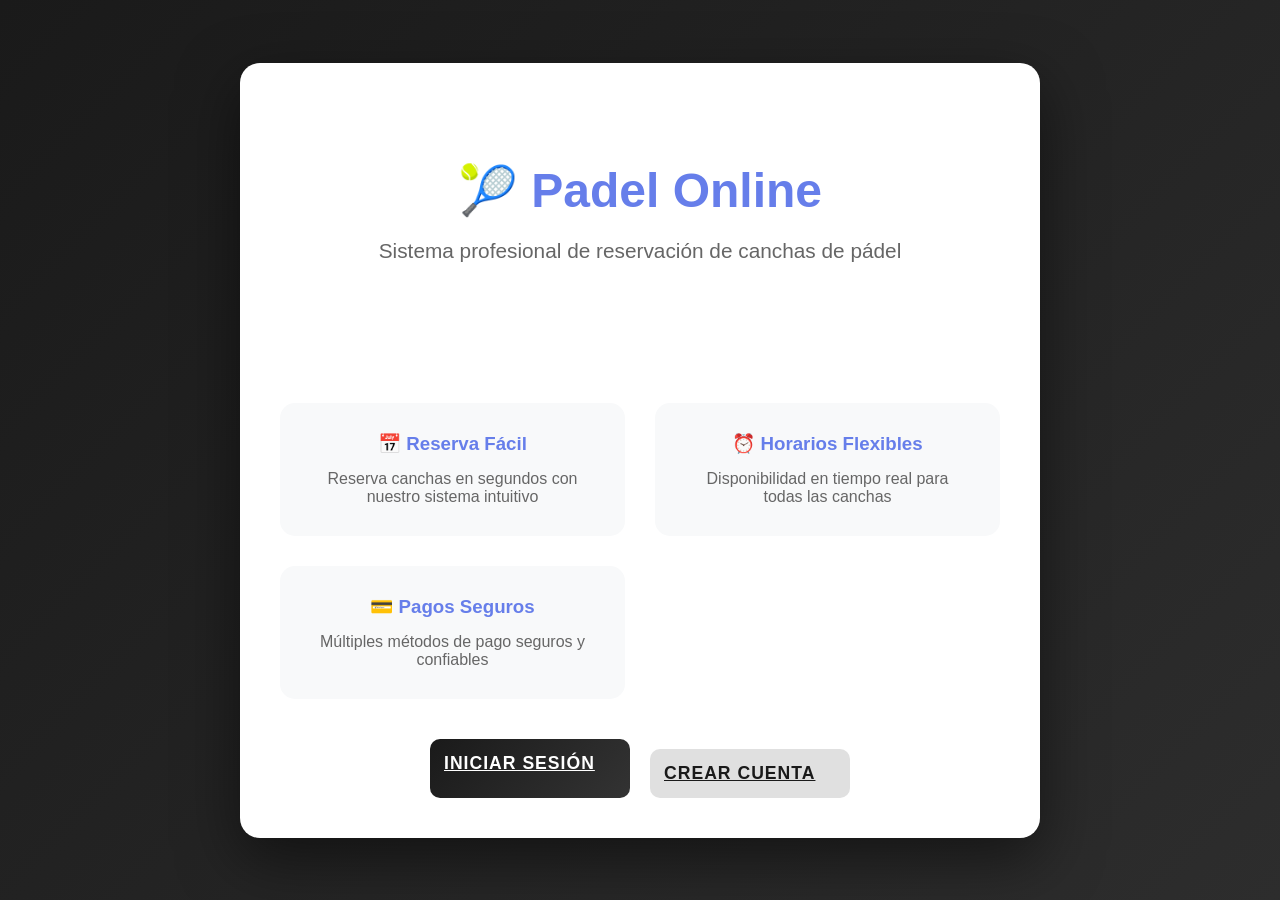
<file: frontend/index.html>
<!DOCTYPE html>
<html lang="es">
<head>
    <meta charset="UTF-8">
    <meta name="viewport" content="width=device-width, initial-scale=1.0">
    <title>Padel Online - Sistema de Reservas</title>
    <link rel="stylesheet" href="css/styles.css">
    <style>
        .hero {
            text-align: center;
            padding: 60px 40px;
        }
        
        .hero h1 {
            color: #667eea;
            font-size: 3em;
            margin-bottom: 20px;
        }
        
        .hero p {
            color: #666;
            font-size: 1.3em;
            margin-bottom: 40px;
        }
        
        .features {
            display: grid;
            grid-template-columns: repeat(auto-fit, minmax(250px, 1fr));
            gap: 30px;
            margin: 40px 0;
        }
        
        .feature {
            background: #f8f9fa;
            padding: 30px;
            border-radius: 15px;
            text-align: center;
        }
        
        .feature h3 {
            color: #667eea;
            margin-bottom: 15px;
        }
        
        .feature p {
            color: #666;
        }
        
        .cta-buttons {
            display: flex;
            gap: 20px;
            justify-content: center;
            margin-top: 40px;
            flex-wrap: wrap;
        }
        
        .cta-buttons .btn {
            max-width: 200px;
        }
    </style>
</head>
<body>
    <div class="container" style="max-width: 800px;">
        <div class="hero">
            <h1>🎾 Padel Online</h1>
            <p>Sistema profesional de reservación de canchas de pádel</p>
        </div>
        
        <div class="features">
            <div class="feature">
                <h3>📅 Reserva Fácil</h3>
                <p>Reserva canchas en segundos con nuestro sistema intuitivo</p>
            </div>
            <div class="feature">
                <h3>⏰ Horarios Flexibles</h3>
                <p>Disponibilidad en tiempo real para todas las canchas</p>
            </div>
            <div class="feature">
                <h3>💳 Pagos Seguros</h3>
                <p>Múltiples métodos de pago seguros y confiables</p>
            </div>
        </div>
        
        <div class="cta-buttons">
            <a href="/login" class="btn btn-primary">Iniciar Sesión</a>
            <a href="/registro" class="btn btn-secondary">Crear Cuenta</a>
        </div>
    </div>
</body>
</html>
</file>
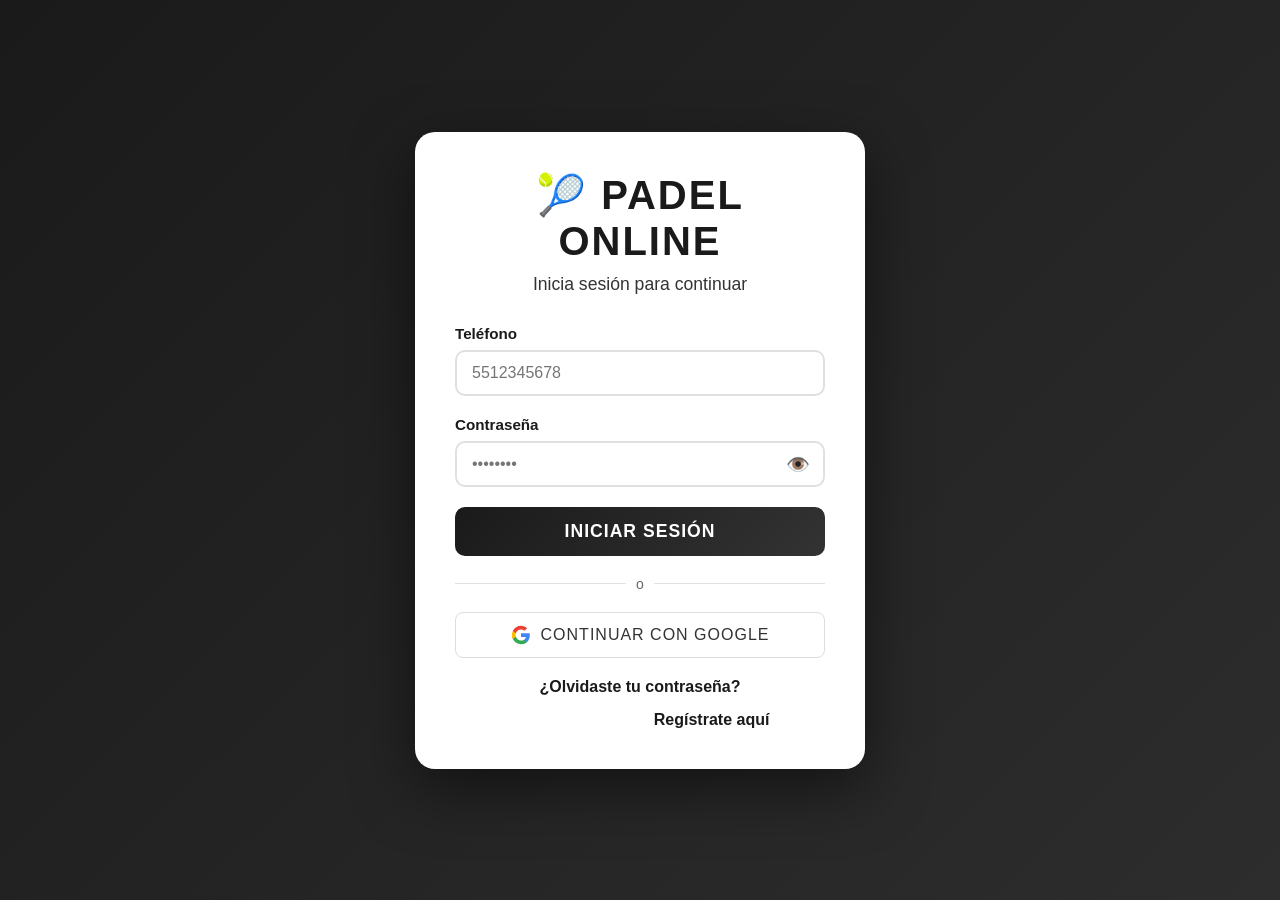
<file: frontend/login.html>
<!DOCTYPE html>
<html lang="es">
<head>
    <meta charset="UTF-8">
    <meta name="viewport" content="width=device-width, initial-scale=1.0">
    <title>Login - Padel Online</title>
    <link rel="stylesheet" href="css/styles.css">
    <style>
        .divider {
            display: flex;
            align-items: center;
            text-align: center;
            margin: 20px 0;
        }
        .divider::before,
        .divider::after {
            content: '';
            flex: 1;
            border-bottom: 1px solid #e0e0e0;
        }
        .divider span {
            padding: 0 10px;
            color: #666;
            font-size: 14px;
        }
        .btn-google {
            display: flex;
            align-items: center;
            justify-content: center;
            gap: 10px;
            width: 100%;
            padding: 12px;
            background: white;
            border: 1px solid #ddd;
            border-radius: 8px;
            color: #333;
            text-decoration: none;
            font-size: 16px;
            font-weight: 500;
            transition: background 0.3s;
        }
        .btn-google:hover {
            background: #f5f5f5;
        }
    </style>
</head>
<body>
    <div class="container">
        <div class="logo">
            <h1>🎾 Padel Online</h1>
            <p>Inicia sesión para continuar</p>
        </div>
        
        <div id="message" class="message" style="display: none;"></div>
        
        <form id="loginForm">
            <div class="form-group">
                <label for="telefono">Teléfono</label>
                <input type="tel" id="telefono" name="telefono" placeholder="5512345678" required>
            </div>
            
            <div class="form-group">
                <label for="password">Contraseña</label>
                <div class="password-container">
                    <input type="password" id="password" name="password" placeholder="••••••••" required>
                    <button type="button" class="toggle-password" onclick="togglePassword('password')">👁️</button>
                </div>
            </div>
            
            <div class="form-group" id="mfaGroup" style="display: none;">
                <label for="mfaToken">Código MFA</label>
                <input type="text" id="mfaToken" name="mfaToken" placeholder="123456" maxlength="6">
            </div>
            
            <button type="submit" class="btn btn-primary">Iniciar Sesión</button>
        </form>
        
        <div class="divider">
            <span>o</span>
        </div>
        
        <a href="/api/auth/google" class="btn btn-google">
            <svg width="20" height="20" viewBox="0 0 24 24">
                <path fill="#4285F4" d="M22.56 12.25c0-.78-.07-1.53-.2-2.25H12v4.26h5.92c-.26 1.37-1.04 2.53-2.21 3.31v2.77h3.57c2.08-1.92 3.28-4.74 3.28-8.09z"/>
                <path fill="#34A853" d="M12 23c2.97 0 5.46-.98 7.28-2.66l-3.57-2.77c-.98.66-2.23 1.06-3.71 1.06-2.86 0-5.29-1.93-6.16-4.53H2.18v2.84C3.99 20.53 7.7 23 12 23z"/>
                <path fill="#FBBC05" d="M5.84 14.09c-.22-.66-.35-1.36-.35-2.09s.13-1.43.35-2.09V7.07H2.18C1.43 8.55 1 10.22 1 12s.43 3.45 1.18 4.93l2.85-2.22.81-.62z"/>
                <path fill="#EA4335" d="M12 5.38c1.62 0 3.06.56 4.21 1.64l3.15-3.15C17.45 2.09 14.97 1 12 1 7.7 1 3.99 3.47 2.18 7.07l3.66 2.84c.87-2.6 3.3-4.53 6.16-4.53z"/>
            </svg>
            Continuar con Google
        </a>
        
        <div class="loading" id="loading"></div>
        
        <div class="links">
            <p><a href="/recuperar">¿Olvidaste tu contraseña?</a></p>
            <p style="margin-top: 15px;">¿No tienes cuenta? <a href="/registro">Regístrate aquí</a></p>
        </div>
    </div>
    
    <script>
        // Advertencia de Self-XSS
        console.log('%c⚠️ ADVERTENCIA DE SEGURIDAD ⚠️', 'color: red; font-size: 20px; font-weight: bold;');
        console.log('%cNo pegues código JavaScript en esta consola. Podría comprometer tu cuenta.', 'color: orange; font-size: 14px;');
        console.log('%cSi alguien te pide que pegues código aquí, es un intento de ataque.', 'color: orange; font-size: 14px;');
        
        function togglePassword(inputId) {
            const input = document.getElementById(inputId);
            const button = event.target;
            
            if (input.type === 'password') {
                input.type = 'text';
                button.textContent = '🔒';
            } else {
                input.type = 'password';
                button.textContent = '👁️';
            }
        }
        
        function showMessage(message, type) {
            const messageDiv = document.getElementById('message');
            messageDiv.textContent = message;
            messageDiv.className = 'message ' + type;
            messageDiv.style.display = 'block';
            
            setTimeout(() => {
                messageDiv.style.display = 'none';
            }, 5000);
        }
        
        document.getElementById('loginForm').addEventListener('submit', async (e) => {
            e.preventDefault();
            
            const telefono = document.getElementById('telefono').value;
            const password = document.getElementById('password').value;
            const mfaToken = document.getElementById('mfaToken').value;
            const loading = document.getElementById('loading');
            
            loading.classList.add('show');
            
            try {
                // Determinar si ya estamos en modo MFA
                const isMFAStep = document.getElementById('mfaGroup').style.display === 'block';
                
                let url, body;
                if (isMFAStep) {
                    url = '/api/auth/login-mfa';
                    body = { telefono, password, mfaToken };
                } else {
                    url = '/api/auth/login';
                    body = { telefono, password };
                }
                
                const response = await fetch(url, {
                    method: 'POST',
                    headers: {
                        'Content-Type': 'application/json'
                    },
                    body: JSON.stringify(body)
                });
                
                const data = await response.json();
                
                if (data.success) {
                    if (data.mfaRequired) {
                        // Mostrar campo MFA
                        document.getElementById('mfaGroup').style.display = 'block';
                        document.getElementById('mfaToken').required = true;
                        document.getElementById('mfaToken').focus();
                        showMessage('Ingresa el código de tu aplicación autenticadora', 'success');
                    } else {
                        sessionStorage.setItem('user', JSON.stringify(data.user));
                        showMessage('¡Login exitoso! Redirigiendo...', 'success');
                        
                        setTimeout(() => {
                            window.location.href = '/dashboard.html';
                        }, 1500);
                    }
                } else {
                    showMessage(data.message || 'Error al iniciar sesión', 'error');
                }
            } catch (error) {
                showMessage('Error de conexión. Inténtalo nuevamente.', 'error');
            } finally {
                loading.classList.remove('show');
            }
        });
    </script>
</body>
</html>
</file>
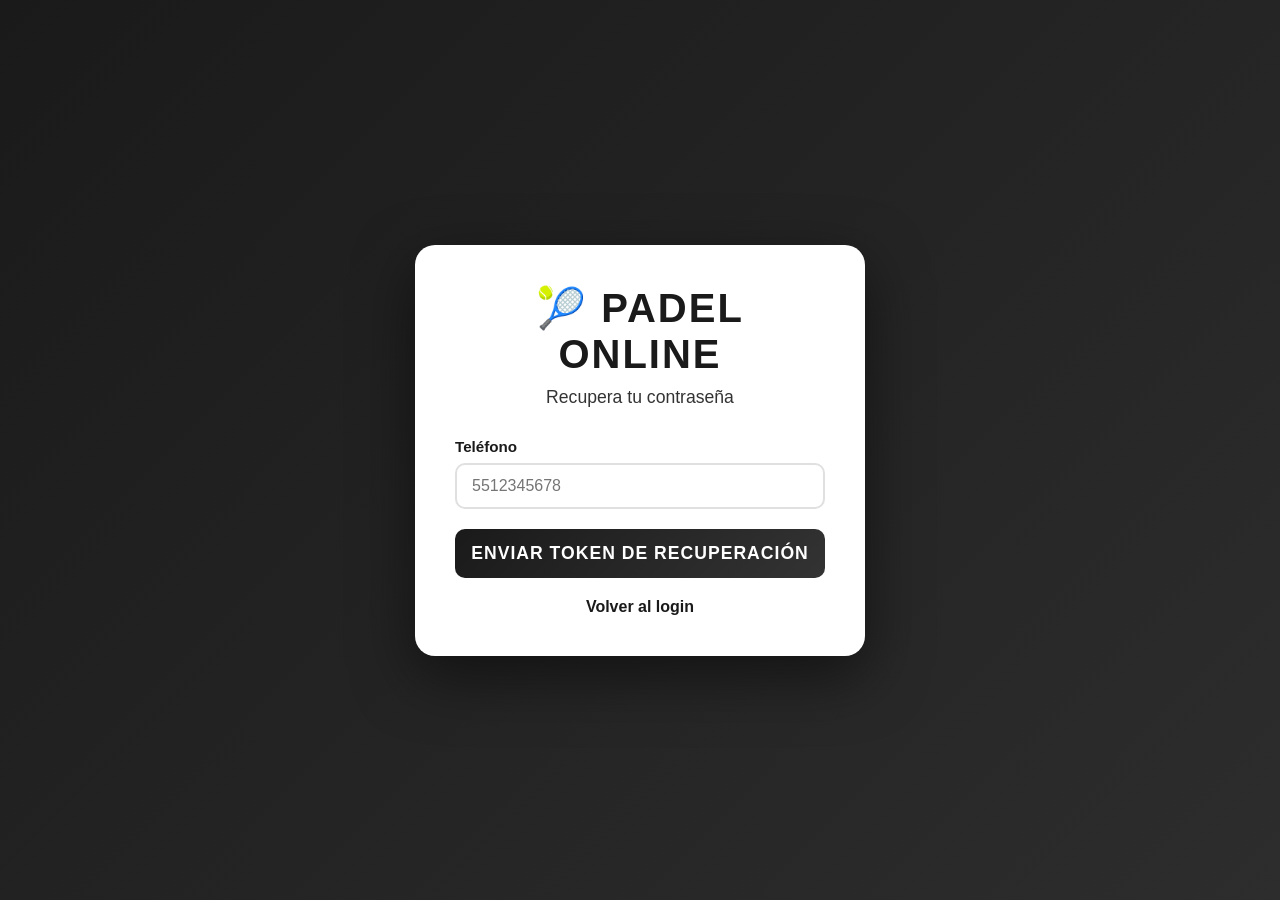
<file: frontend/recuperar.html>
<!DOCTYPE html>
<html lang="es">
<head>
    <meta charset="UTF-8">
    <meta name="viewport" content="width=device-width, initial-scale=1.0">
    <title>Recuperar Contraseña - Padel Online</title>
    <link rel="stylesheet" href="css/styles.css">
</head>
<body>
    <div class="container">
        <div class="logo">
            <h1>🎾 Padel Online</h1>
            <p>Recupera tu contraseña</p>
        </div>
        
        <div id="message" class="message" style="display: none;"></div>
        
        <!-- Paso 1: Solicitar recuperación -->
        <form id="recuperarForm">
            <div class="form-group">
                <label for="telefono">Teléfono</label>
                <input type="tel" id="telefono" name="telefono" placeholder="5512345678" required>
            </div>
            
            <button type="submit" class="btn btn-primary">Enviar Token de Recuperación</button>
        </form>
        
        <!-- Paso 2: Restablecer contraseña -->
        <form id="restablecerForm" style="display: none;">
            <div class="form-group">
                <label for="token">Token de Recuperación</label>
                <input type="text" id="token" name="token" placeholder="Ingresa el token recibido" required>
            </div>
            
            <div class="form-group">
                <label for="nuevaPassword">Nueva Contraseña</label>
                <div class="password-container">
                    <input type="password" id="nuevaPassword" name="nuevaPassword" placeholder="Mínimo 6 caracteres" required minlength="6">
                    <button type="button" class="toggle-password" onclick="togglePassword('nuevaPassword')">👁️</button>
                </div>
            </div>
            
            <div class="form-group">
                <label for="confirmNuevaPassword">Confirmar Nueva Contraseña</label>
                <div class="password-container">
                    <input type="password" id="confirmNuevaPassword" name="confirmNuevaPassword" placeholder="Repite tu nueva contraseña" required>
                    <button type="button" class="toggle-password" onclick="togglePassword('confirmNuevaPassword')">👁️</button>
                </div>
            </div>
            
            <button type="submit" class="btn btn-primary">Restablecer Contraseña</button>
            <button type="button" class="btn btn-secondary" onclick="volverPaso1()">Volver</button>
        </form>
        
        <div class="loading" id="loading"></div>
        
        <div class="links">
            <p><a href="/login">Volver al login</a></p>
        </div>
    </div>
    
    <script>
        let resetToken = '';
        
        function togglePassword(inputId) {
            const input = document.getElementById(inputId);
            const button = event.target;
            
            if (input.type === 'password') {
                input.type = 'text';
                button.textContent = '🔒';
            } else {
                input.type = 'password';
                button.textContent = '👁️';
            }
        }
        
        function showMessage(message, type) {
            const messageDiv = document.getElementById('message');
            messageDiv.textContent = message;
            messageDiv.className = 'message ' + type;
            messageDiv.style.display = 'block';
            
            setTimeout(() => {
                messageDiv.style.display = 'none';
            }, 5000);
        }
        
        function volverPaso1() {
            document.getElementById('recuperarForm').style.display = 'block';
            document.getElementById('restablecerForm').style.display = 'none';
        }
        
        // Paso 1: Solicitar token de recuperación
        document.getElementById('recuperarForm').addEventListener('submit', async (e) => {
            e.preventDefault();
            
            const telefono = document.getElementById('telefono').value;
            const loading = document.getElementById('loading');
            
            loading.classList.add('show');
            
            try {
                const response = await fetch('/api/auth/recuperar', {
                    method: 'POST',
                    headers: {
                        'Content-Type': 'application/json'
                    },
                    body: JSON.stringify({ telefono })
                });
                
                const data = await response.json();
                
                if (data.success) {
                    resetToken = data.resetToken;
                    showMessage('Token generado: ' + resetToken + '. (En producción se enviaría por email)', 'success');
                    
                    // Mostrar paso 2
                    document.getElementById('recuperarForm').style.display = 'none';
                    document.getElementById('restablecerForm').style.display = 'block';
                    
                    // Pre-llenar el token
                    document.getElementById('token').value = resetToken;
                } else {
                    showMessage(data.message || 'Error al generar token', 'error');
                }
            } catch (error) {
                showMessage('Error de conexión. Inténtalo nuevamente.', 'error');
            } finally {
                loading.classList.remove('show');
            }
        });
        
        // Paso 2: Restablecer contraseña
        document.getElementById('restablecerForm').addEventListener('submit', async (e) => {
            e.preventDefault();
            
            const nuevaPassword = document.getElementById('nuevaPassword').value;
            const confirmNuevaPassword = document.getElementById('confirmNuevaPassword').value;
            const token = document.getElementById('token').value;
            
            if (nuevaPassword !== confirmNuevaPassword) {
                showMessage('Las contraseñas no coinciden', 'error');
                return;
            }
            
            const loading = document.getElementById('loading');
            loading.classList.add('show');
            
            try {
                const response = await fetch('/api/auth/restablecer', {
                    method: 'POST',
                    headers: {
                        'Content-Type': 'application/json'
                    },
                    body: JSON.stringify({ token, nuevaPassword })
                });
                
                const data = await response.json();
                
                if (data.success) {
                    showMessage('¡Contraseña restablecida exitosamente! Redirigiendo al login...', 'success');
                    
                    setTimeout(() => {
                        window.location.href = '/login';
                    }, 2000);
                } else {
                    showMessage(data.message || 'Error al restablecer contraseña', 'error');
                }
            } catch (error) {
                showMessage('Error de conexión. Inténtalo nuevamente.', 'error');
            } finally {
                loading.classList.remove('show');
            }
        });
    </script>
</body>
</html>
</file>
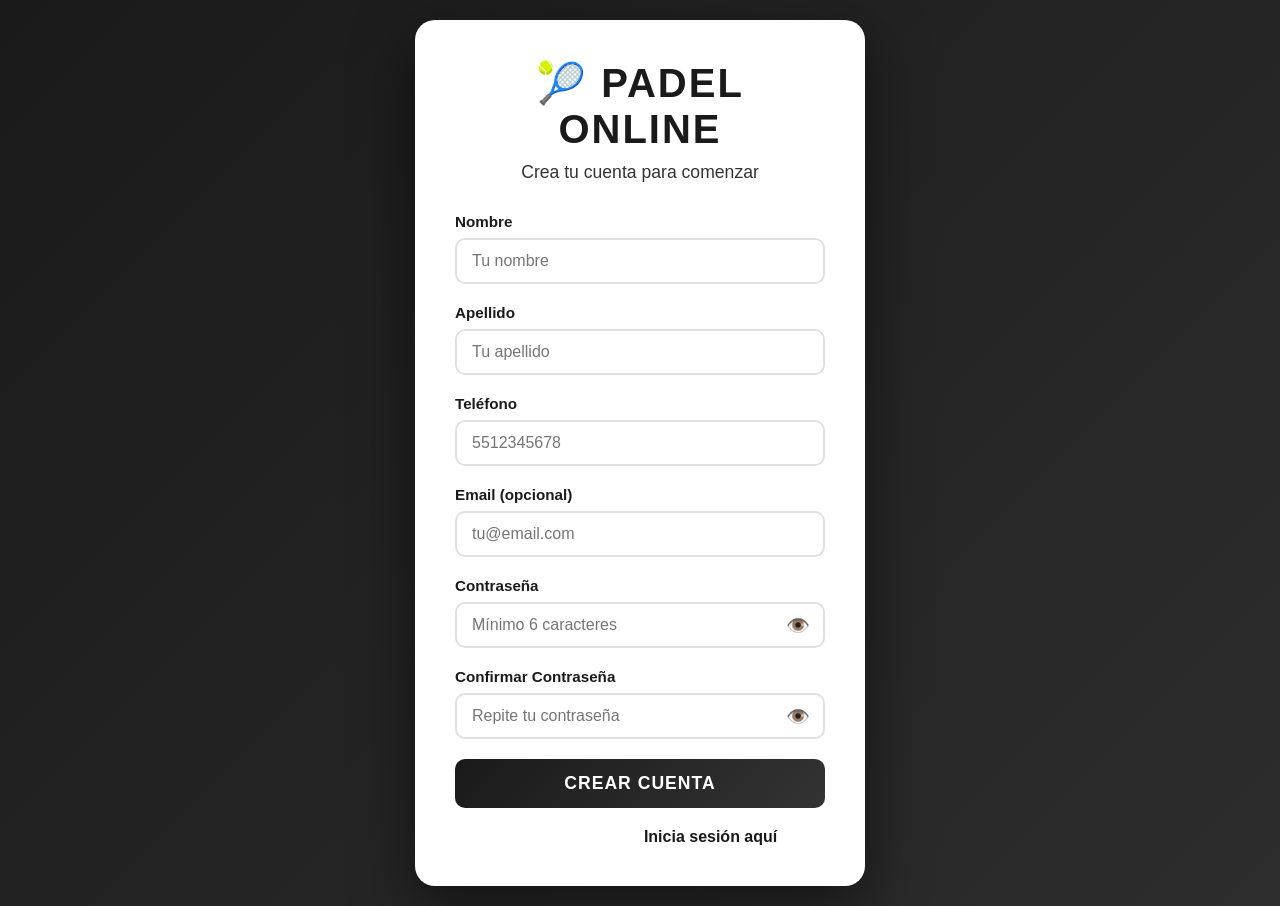
<file: frontend/registro.html>
<!DOCTYPE html>
<html lang="es">
<head>
    <meta charset="UTF-8">
    <meta name="viewport" content="width=device-width, initial-scale=1.0">
    <title>Registro - Padel Online</title>
    <link rel="stylesheet" href="css/styles.css">
</head>
<body>
    <div class="container">
        <div class="logo">
            <h1>🎾 Padel Online</h1>
            <p>Crea tu cuenta para comenzar</p>
        </div>
        
        <div id="message" class="message" style="display: none;"></div>
        
        <form id="registroForm">
            <div class="form-group">
                <label for="nombre">Nombre</label>
                <input type="text" id="nombre" name="nombre" placeholder="Tu nombre" required>
            </div>
            
            <div class="form-group">
                <label for="apellido">Apellido</label>
                <input type="text" id="apellido" name="apellido" placeholder="Tu apellido" required>
            </div>
            
            <div class="form-group">
                <label for="telefono">Teléfono</label>
                <input type="tel" id="telefono" name="telefono" placeholder="5512345678" required>
            </div>
            
            <div class="form-group">
                <label for="email">Email (opcional)</label>
                <input type="email" id="email" name="email" placeholder="tu@email.com">
            </div>
            
            <div class="form-group">
                <label for="password">Contraseña</label>
                <div class="password-container">
                    <input type="password" id="password" name="password" placeholder="Mínimo 6 caracteres" required minlength="6">
                    <button type="button" class="toggle-password" onclick="togglePassword('password')">👁️</button>
                </div>
            </div>
            
            <div class="form-group">
                <label for="confirmPassword">Confirmar Contraseña</label>
                <div class="password-container">
                    <input type="password" id="confirmPassword" name="confirmPassword" placeholder="Repite tu contraseña" required>
                    <button type="button" class="toggle-password" onclick="togglePassword('confirmPassword')">👁️</button>
                </div>
            </div>
            
            <button type="submit" class="btn btn-primary">Crear Cuenta</button>
        </form>
        
        <div class="loading" id="loading"></div>
        
        <div class="links">
            <p>¿Ya tienes cuenta? <a href="/login">Inicia sesión aquí</a></p>
        </div>
    </div>
    
    <script>
        function togglePassword(inputId) {
            const input = document.getElementById(inputId);
            const button = event.target;
            
            if (input.type === 'password') {
                input.type = 'text';
                button.textContent = '🔒';
            } else {
                input.type = 'password';
                button.textContent = '👁️';
            }
        }
        
        function showMessage(message, type) {
            const messageDiv = document.getElementById('message');
            messageDiv.textContent = message;
            messageDiv.className = 'message ' + type;
            messageDiv.style.display = 'block';
            
            setTimeout(() => {
                messageDiv.style.display = 'none';
            }, 5000);
        }
        
        document.getElementById('registroForm').addEventListener('submit', async (e) => {
            e.preventDefault();
            
            const password = document.getElementById('password').value;
            const confirmPassword = document.getElementById('confirmPassword').value;
            
            if (password !== confirmPassword) {
                showMessage('Las contraseñas no coinciden', 'error');
                return;
            }
            
            const formData = {
                nombre: document.getElementById('nombre').value,
                apellido: document.getElementById('apellido').value,
                telefono: document.getElementById('telefono').value,
                email: document.getElementById('email').value || null,
                password: password
            };
            
            const loading = document.getElementById('loading');
            loading.classList.add('show');
            
            try {
                const response = await fetch('/api/auth/registro', {
                    method: 'POST',
                    headers: {
                        'Content-Type': 'application/json'
                    },
                    body: JSON.stringify(formData)
                });
                
                const data = await response.json();
                
                if (data.success) {
                    showMessage('¡Cuenta creada exitosamente! Redirigiendo al login...', 'success');
                    
                    setTimeout(() => {
                        window.location.href = '/login';
                    }, 2000);
                } else {
                    showMessage(data.message || 'Error al registrar', 'error');
                }
            } catch (error) {
                showMessage('Error de conexión. Inténtalo nuevamente.', 'error');
            } finally {
                loading.classList.remove('show');
            }
        });
    </script>
</body>
</html>
</file>
<file: frontend/css/styles.css>
* {
    margin: 0;
    padding: 0;
    box-sizing: border-box;
}

body {
    font-family: 'Segoe UI', Tahoma, Geneva, Verdana, sans-serif;
    background: linear-gradient(135deg, #1a1a1a 0%, #2d2d2d 100%);
    min-height: 100vh;
    display: flex;
    justify-content: center;
    align-items: center;
    padding: 20px;
    color: #ffffff;
}

.container {
    background: #ffffff;
    border-radius: 20px;
    box-shadow: 0 20px 60px rgba(0, 0, 0, 0.5);
    padding: 40px;
    max-width: 450px;
    width: 100%;
}

.logo {
    text-align: center;
    margin-bottom: 30px;
}

.logo h1 {
    color: #1a1a1a;
    font-size: 2.5em;
    font-weight: bold;
    text-transform: uppercase;
    letter-spacing: 2px;
}

.logo p {
    color: #333333;
    margin-top: 10px;
    font-size: 1.1em;
}

.form-group {
    margin-bottom: 20px;
}

.form-group label {
    display: block;
    margin-bottom: 8px;
    color: #1a1a1a;
    font-weight: 600;
    font-size: 0.95em;
}

.form-group input {
    width: 100%;
    padding: 12px 15px;
    border: 2px solid #e0e0e0;
    border-radius: 10px;
    font-size: 1em;
    transition: all 0.3s ease;
}

.form-group input:focus {
    outline: none;
    border-color: #1a1a1a;
    box-shadow: 0 0 0 3px rgba(26, 26, 26, 0.1);
}

.btn {
    width: 100%;
    padding: 14px;
    border: none;
    border-radius: 10px;
    font-size: 1.1em;
    font-weight: 600;
    cursor: pointer;
    transition: all 0.3s ease;
    text-transform: uppercase;
    letter-spacing: 1px;
}

.btn-primary {
    background: linear-gradient(135deg, #1a1a1a 0%, #333333 100%);
    color: white;
}

.btn-primary:hover {
    transform: translateY(-2px);
    box-shadow: 0 10px 20px rgba(26, 26, 26, 0.3);
}

.btn-secondary {
    background: #e0e0e0;
    color: #1a1a1a;
    margin-top: 10px;
}

.btn-secondary:hover {
    background: #d0d0d0;
}

.links {
    text-align: center;
    margin-top: 20px;
}

.links a {
    color: #1a1a1a;
    text-decoration: none;
    font-weight: 600;
    transition: color 0.3s ease;
}

.links a:hover {
    color: #333333;
    text-decoration: underline;
}

.message {
    padding: 12px;
    border-radius: 10px;
    margin-bottom: 20px;
    text-align: center;
    font-weight: 500;
}

.message.success {
    background: #d4edda;
    color: #155724;
    border: 1px solid #c3e6cb;
}

.message.error {
    background: #f8d7da;
    color: #721c24;
    border: 1px solid #f5c6cb;
}

.loading {
    display: none;
    text-align: center;
    margin-top: 10px;
}

.loading.show {
    display: block;
}

.loading::after {
    content: '';
    display: inline-block;
    width: 20px;
    height: 20px;
    border: 3px solid #1a1a1a;
    border-radius: 50%;
    border-top-color: transparent;
    animation: spin 1s linear infinite;
}

@keyframes spin {
    to { transform: rotate(360deg); }
}

.password-container {
    position: relative;
}

.toggle-password {
    position: absolute;
    right: 15px;
    top: 50%;
    transform: translateY(-50%);
    background: none;
    border: none;
    cursor: pointer;
    color: #1a1a1a;
    font-size: 1.2em;
    padding: 0;
}

.toggle-password:hover {
    color: #333333;
}
</file>
